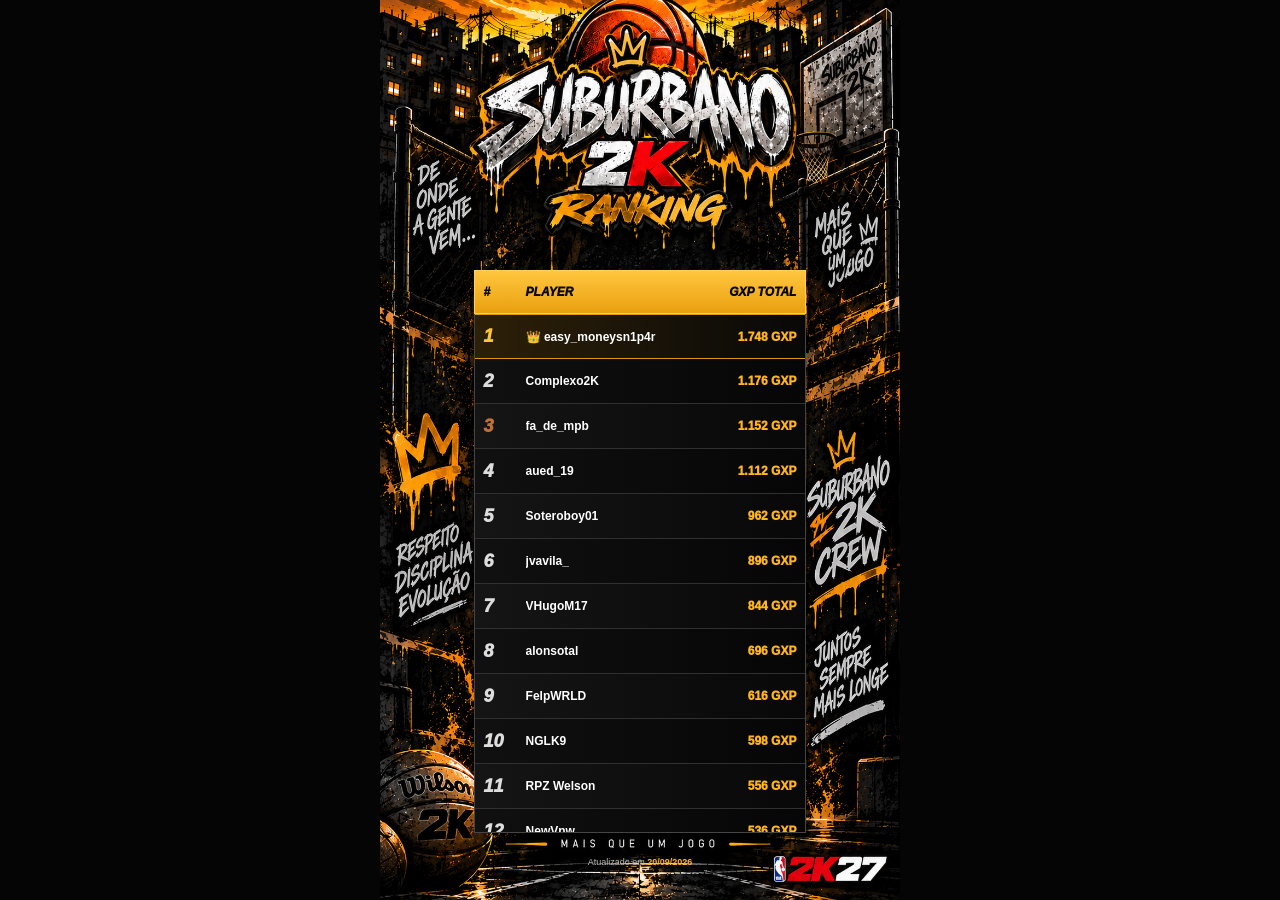
<file: index.html>
<!doctype html><html lang="pt-BR"><head><meta charset="utf-8"><meta name="viewport" content="width=device-width,initial-scale=1,viewport-fit=cover"><title>SUBURBANO 2K | Ranking</title><style>
*{box-sizing:border-box;margin:0;padding:0}html,body{width:100%;height:100%;overflow:hidden;background:#050505;font-family:Arial,sans-serif;color:#fff}body{display:flex;justify-content:center}.page{position:relative;width:100%;max-width:520px;height:100dvh;min-height:620px;overflow:hidden;background:url("suburbano-mobile.png") center top/cover no-repeat #080808}.ranking-shell{position:absolute;left:18%;right:18%;top:30%;bottom:7.5%;display:flex;flex-direction:column;min-height:0}.ranking-head,.player-row{display:grid;grid-template-columns:42px 1fr 82px;align-items:center;padding:0 9px}.ranking-head{height:44px;flex:none;background:linear-gradient(#ffc63f,#e9a00f);color:#090909;border:1px solid #ffd05a;font-weight:1000;font-style:italic;font-size:12px}.ranking-head div:last-child,.xp{text-align:right}.players-scroll{flex:1;min-height:0;overflow-y:auto;overflow-x:hidden;background:rgba(7,7,7,.96);border:1px solid #454545;border-top:0;-webkit-overflow-scrolling:touch}.player-row{min-height:45px;border-bottom:1px solid #303030;background:linear-gradient(90deg,#151515,#080808)}.player-row:nth-child(even){background:linear-gradient(90deg,#101010,#060606)}.rank{font-size:18px;font-weight:1000;font-style:italic;color:#ddd}.name{font-size:12px;font-weight:900;white-space:nowrap;overflow:hidden;text-overflow:ellipsis}.xp{font-size:12px;font-weight:1000;color:#ffb51b;white-space:nowrap}.first{background:linear-gradient(90deg,#2d2008,#080808);border-top:1px solid #d99a13;border-bottom:1px solid #d99a13}.first .rank{color:#ffc43a}.third .rank{color:#bd7139}.updated{position:absolute;left:18%;right:18%;bottom:3.7%;text-align:center;font-size:9px;color:#bbb}.updated b{color:#ffb51b}
</style></head><body><main class="page"><section class="ranking-shell"><div class="ranking-head"><div>#</div><div>PLAYER</div><div>GXP TOTAL</div></div><div class="players-scroll" id="rankingList"></div></section><div class="updated">Atualizado em <b>20/09/2026</b></div></main><script>
const jogadores=[{"nome":"easy_moneysn1p4r","xp":1748},{"nome":"Complexo2K","xp":1176},{"nome":"fa_de_mpb","xp":1152},{"nome":"aued_19","xp":1112},{"nome":"Soteroboy01","xp":962},{"nome":"jvavila_","xp":896},{"nome":"VHugoM17","xp":844},{"nome":"alonsotal","xp":696},{"nome":"FelpWRLD","xp":616},{"nome":"NGLK9","xp":598},{"nome":"RPZ Welson","xp":556},{"nome":"NewVnw","xp":536},{"nome":"EstiloCogumelo","xp":536},{"nome":"xeriffBR","xp":530},{"nome":"VNMVP","xp":502},{"nome":"MaxZiiiN","xp":482},{"nome":"M A R C O S8274","xp":480},{"nome":"thom4-sz12","xp":450},{"nome":"Lj2k26","xp":388},{"nome":"BKS_wLx","xp":376},{"nome":"vinidgk14","xp":376},{"nome":"Xx_N_I_C_H_xX","xp":286},{"nome":"igormedina12","xp":252},{"nome":"made_1nchina","xp":250},{"nome":"LoKaw00","xp":242},{"nome":"jogayamassatu","xp":240},{"nome":"JoaoJunioor","xp":228},{"nome":"LOUCO-TLIQ","xp":192},{"nome":"Yeezy BETO","xp":178},{"nome":"Gustavoo_Roccher","xp":162},{"nome":"coronel_bg96","xp":160},{"nome":"NickzinSCR","xp":142},{"nome":"osugi2606","xp":104},{"nome":"MCBruno07","xp":90},{"nome":"wBob___","xp":88},{"nome":"Yotinee_","xp":74},{"nome":"chosen_x7","xp":48},{"nome":"ourdcaipira","xp":42},{"nome":"Yeager7xx rj","xp":36},{"nome":"Diogenes Coruja","xp":32},{"nome":"Gui bispo08","xp":30},{"nome":"richard1227_","xp":24},{"nome":"Danzika007","xp":24},{"nome":"FelipinBTBR","xp":14},{"nome":"brezzyOHB","xp":10},{"nome":"Henrique10ma","xp":4},{"nome":"VictorNexus","xp":4},{"nome":"zGabenasC","xp":4},{"nome":"Aasser-_702","xp":0},{"nome":"filipe-1234","xp":0}];const list=document.getElementById("rankingList");jogadores.forEach((j,i)=>{const r=document.createElement("div");r.className="player-row "+(i===0?"first":i===1?"second":i===2?"third":"");r.innerHTML=`<div class="rank">${i+1}</div><div class="name">${i===0?"👑 ":""}${j.nome}</div><div class="xp">${j.xp.toLocaleString("pt-BR")} GXP</div>`;list.appendChild(r)});</script></body></html>
</file>
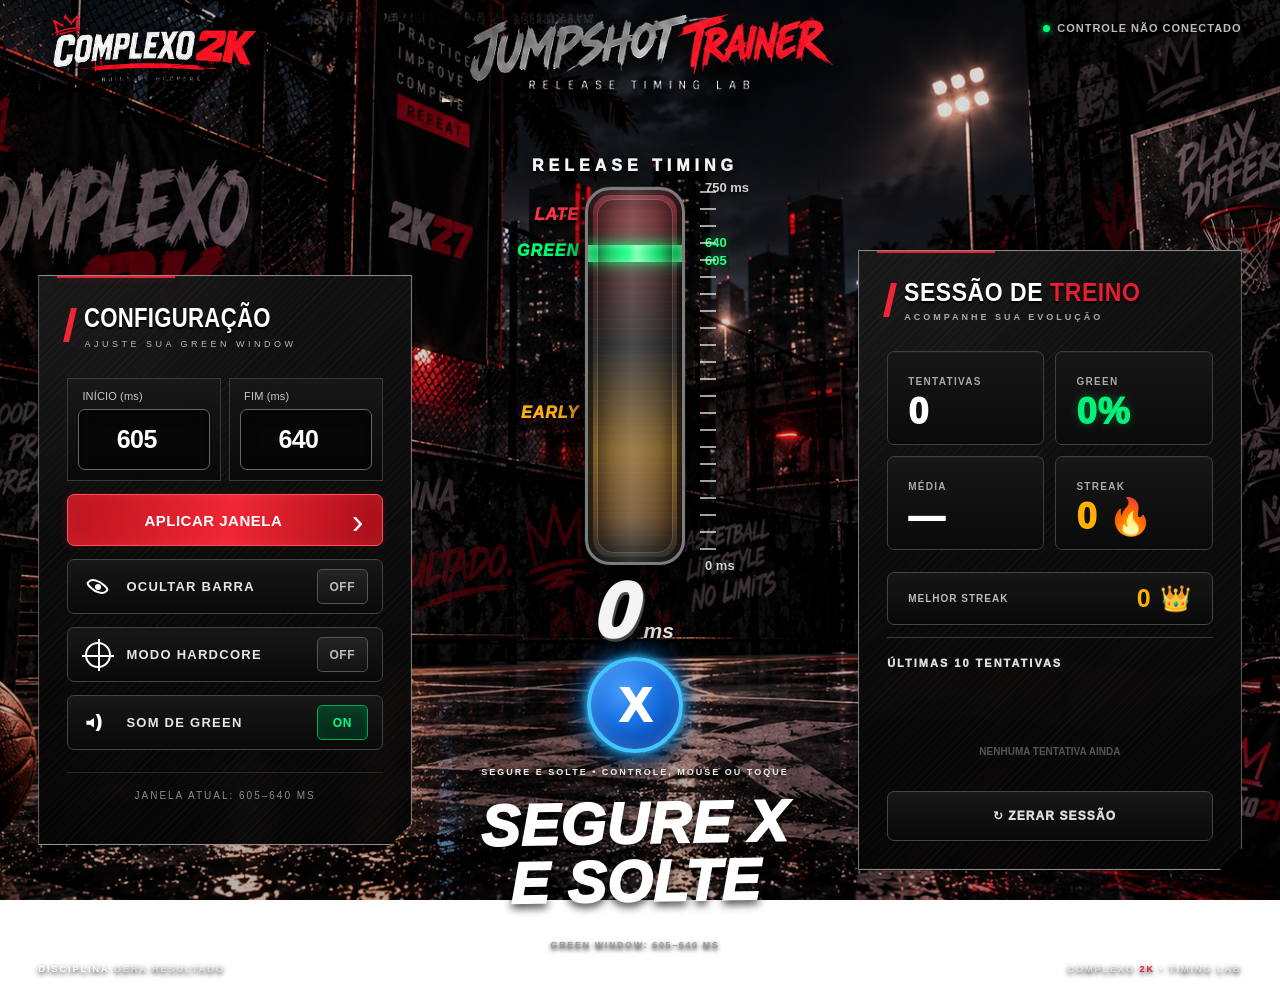
<file: trainer.html>
<!DOCTYPE html>
<html lang="pt-BR">
<head>
<meta charset="UTF-8">
<meta name="viewport" content="width=device-width, initial-scale=1.0">

<title>Complexo 2K - Jumpshot Trainer</title>

<style>

/* =========================================================
   BASE
========================================================= */

* {
    box-sizing: border-box;
    -webkit-tap-highlight-color: transparent;
}

html,
body {
    margin: 0;
    width: 100%;
    min-height: 100%;
}

body {
    min-height: 100vh;

    background:
        linear-gradient(
            rgba(0, 0, 0, 0.12),
            rgba(0, 0, 0, 0.30)
        ),
        url("trainer-bg.png");

    background-size: cover;
    background-position: center;
    background-repeat: no-repeat;
    background-attachment: fixed;

    color: white;
    font-family: Arial, Helvetica, sans-serif;

    user-select: none;
    -webkit-user-select: none;

    overflow-x: hidden;
}


/* =========================================================
   PÁGINA
========================================================= */

.page {
    width: 100%;
    min-height: 100vh;

    padding:
        25px
        clamp(25px, 4vw, 75px)
        45px;

    display: flex;
    flex-direction: column;
}


/* =========================================================
   CABEÇALHO
========================================================= */

.top-header {
    width: 100%;

    display: grid;
    grid-template-columns: 1fr auto 1fr;
    align-items: start;

    min-height: 125px;
}

.brand {
    padding-top: 7px;

    font-size: 25px;
    font-weight: 1000;
    font-style: italic;

    letter-spacing: -1px;

    text-shadow:
        0 3px 8px #000,
        0 0 18px rgba(255,0,0,.3);
}

.brand span {
    color: #e21d2f;
}

.main-title {
    text-align: center;
}

.main-title .small-title {
    color: #d7d7d7;

    font-size: 12px;
    font-weight: 900;

    letter-spacing: 5px;

    margin-bottom: 3px;
}

.main-title h1 {
    margin: 0;

    font-size:
        clamp(34px, 4vw, 61px);

    line-height: .9;

    font-weight: 1000;
    font-style: italic;

    letter-spacing: -3px;

    text-shadow:
        0 4px 9px #000,
        0 0 18px rgba(255,255,255,.1);
}

.main-title h1 span {
    color: #ef2535;
}

.main-title .subtitle {
    margin-top: 8px;

    color: #ccc;

    font-size: 11px;
    font-weight: 900;

    letter-spacing: 4px;
}

.connection {
    justify-self: end;

    padding-top: 8px;

    text-align: right;

    color: #bbb;

    font-size: 11px;
    font-weight: 800;

    letter-spacing: 1px;

    max-width: 300px;

    text-shadow: 0 2px 5px #000;
}

.connection::before {
    content: "";

    display: inline-block;

    width: 7px;
    height: 7px;

    margin-right: 7px;

    border-radius: 50%;

    background: #00ff73;

    box-shadow:
        0 0 8px #00ff73;
}


/* =========================================================
   LAYOUT PRINCIPAL
========================================================= */

.desktop-grid {
    width: 100%;
    max-width: 1540px;

    margin: 5px auto 0;

    display: grid;

    grid-template-columns:
        minmax(290px, 360px)
        minmax(360px, 1fr)
        minmax(310px, 390px);

    gap: clamp(30px, 5vw, 90px);

    align-items: center;

    flex: 1;
}


/* =========================================================
   PAINEL BASE
========================================================= */

.panel {
    position: relative;

    background:
        linear-gradient(
            145deg,
            rgba(20,20,20,.96),
            rgba(7,7,7,.93)
        );

    border:
        1px solid rgba(255,255,255,.28);

    box-shadow:
        0 18px 50px rgba(0,0,0,.72),
        inset 0 1px 0 rgba(255,255,255,.06);

    backdrop-filter: blur(8px);

    overflow: hidden;
}

.panel::before {
    content: "";

    position: absolute;

    left: 0;
    top: 0;

    width: 100%;
    height: 4px;

    background:
        linear-gradient(
            90deg,
            #e51e30 0%,
            #e51e30 38%,
            transparent 38%
        );
}

.panel::after {
    content: "";

    position: absolute;

    inset: 0;

    pointer-events: none;

    background:
        repeating-linear-gradient(
            135deg,
            rgba(255,255,255,.012) 0px,
            rgba(255,255,255,.012) 2px,
            transparent 2px,
            transparent 8px
        );
}

.panel-content {
    position: relative;
    z-index: 2;
}


/* =========================================================
   PAINEL ESQUERDO
========================================================= */

.settings-panel {
    padding: 24px 22px 25px;

    min-height: 500px;

    align-self: center;
}

.panel-heading {
    display: flex;
    align-items: center;
    gap: 10px;

    margin-bottom: 24px;
}

.panel-heading-line {
    width: 5px;
    height: 29px;

    background: #e51e30;

    transform: skewX(-14deg);
}

.panel-heading h2 {
    margin: 0;

    font-size: 21px;
    font-weight: 1000;

    font-style: italic;

    letter-spacing: -.5px;
}

.panel-heading h2 span {
    color: #e51e30;
}

.setting-label {
    display: block;

    color: #a5a5a5;

    font-size: 10px;
    font-weight: 900;

    letter-spacing: 1.2px;

    margin-bottom: 7px;
}

.settings-fields {
    display: grid;

    grid-template-columns:
        1fr 1fr;

    gap: 12px;
}

.field input {
    width: 100%;

    height: 53px;

    border:
        1px solid #555;

    background:
        linear-gradient(
            #161616,
            #090909
        );

    color: white;

    outline: none;

    text-align: center;

    font-size: 22px;
    font-weight: 1000;

    border-radius: 2px;

    box-shadow:
        inset 0 0 15px rgba(0,0,0,.65);
}

.field input:focus {
    border-color: #00ff73;

    box-shadow:
        0 0 12px rgba(0,255,115,.18),
        inset 0 0 15px rgba(0,0,0,.65);
}


/* =========================================================
   BOTÕES
========================================================= */

.control-button {
    position: relative;

    width: 100%;

    min-height: 45px;

    margin-top: 11px;

    padding: 10px 13px;

    cursor: pointer;

    color: white;

    font-size: 11px;
    font-weight: 1000;

    letter-spacing: .7px;

    border-radius: 2px;

    transition:
        transform .08s,
        filter .08s,
        box-shadow .08s;
}

.control-button:hover {
    filter: brightness(1.12);
}

.control-button:active {
    transform: scale(.98);
}

.apply-button {
    margin-top: 17px;

    background:
        linear-gradient(
            90deg,
            #08c95d,
            #00a64c
        );

    border:
        1px solid #1aff80;

    color: #001d0c;

    box-shadow:
        0 0 14px rgba(0,255,115,.14);
}

.hide-button {
    background:
        linear-gradient(
            #242424,
            #101010
        );

    border:
        1px solid #505050;
}

.hide-button.active {
    background:
        linear-gradient(
            #5b1717,
            #260909
        );

    border-color: #ef2535;
}

.hardcore-button {
    background:
        linear-gradient(
            #242424,
            #101010
        );

    border:
        1px solid #505050;
}

.hardcore-button.active {
    background:
        linear-gradient(
            #851822,
            #35090d
        );

    border-color: #ff3547;

    box-shadow:
        0 0 13px rgba(255,53,71,.22);
}

.sound-button {
    background:
        linear-gradient(
            #242424,
            #101010
        );

    border:
        1px solid #505050;
}

.sound-button.on {
    color: #00ff73;

    border-color:
        rgba(0,255,115,.55);
}

.sound-button.off {
    color: #888;
}

.settings-message {
    margin-top: 18px;

    padding-top: 13px;

    border-top:
        1px solid #303030;

    color: #777;

    font-size: 10px;
    font-weight: 800;

    letter-spacing: .5px;

    text-align: center;
}


/* =========================================================
   CENTRO
========================================================= */

center {
    display: block;
}

.center-trainer {
    min-width: 0;

    display: flex;
    flex-direction: column;

    align-items: center;

    justify-content: center;

    text-align: center;
}

.timing-heading {
    margin-bottom: 13px;

    color: white;

    font-size: 14px;
    font-weight: 1000;

    font-style: italic;

    letter-spacing: 2px;

    text-shadow:
        0 3px 8px #000;
}

.timing-heading span {
    color: #e51e30;
}


/* =========================================================
   BARRA
========================================================= */

.timing-area {
    display: flex;

    flex-direction: column;

    align-items: center;

    transition:
        opacity .2s;
}

.timing-area.hidden {
    display: none;
}

.vertical-wrapper {
    position: relative;

    width: 280px;
    height: 355px;

    display: flex;

    justify-content: center;
}

.timing-bar {
    position: relative;

    width: 52px;
    height: 355px;

    background:
        linear-gradient(
            90deg,
            #151515,
            #3a3a3a,
            #151515
        );

    border:
        2px solid #777;

    border-radius: 3px;

    overflow: hidden;

    box-shadow:
        0 10px 30px rgba(0,0,0,.8),
        inset 0 0 12px rgba(0,0,0,.8);
}

.timing-bar::after {
    content: "";

    position: absolute;

    inset: 0;

    z-index: 10;

    pointer-events: none;

    background:
        repeating-linear-gradient(
            0deg,
            transparent 0,
            transparent 14px,
            rgba(255,255,255,.05) 15px
        );
}

.live-fill {
    position: absolute;

    bottom: 0;
    left: 0;

    width: 100%;
    height: 0%;

    background:
        linear-gradient(
            0deg,
            rgba(255,255,255,.1),
            rgba(255,255,255,.30)
        );

    z-index: 1;
}

.green-window {
    position: absolute;

    left: 0;

    width: 100%;

    background:
        linear-gradient(
            90deg,
            #00b94e,
            #00ff73,
            #00b94e
        );

    box-shadow:
        0 0 18px rgba(0,255,115,.75);

    z-index: 3;
}

.marker {
    position: absolute;

    left: 156px;

    width: 72px;
    height: 3px;

    background: white;

    display: none;

    transform:
        translateY(-50%);

    box-shadow:
        0 0 9px white;

    z-index: 20;

    pointer-events: none;
}

.marker::before {
    content: "";

    position: absolute;

    left: -10px;
    top: 50%;

    transform:
        translateY(-50%);

    border-top:
        6px solid transparent;

    border-bottom:
        6px solid transparent;

    border-right:
        10px solid white;
}


/* =========================================================
   LABELS DA BARRA
========================================================= */

.scale-label {
    position: absolute;

    left: 184px;

    transform:
        translateY(-50%);

    color: #b7b7b7;

    font-size: 11px;
    font-weight: 900;

    text-shadow:
        0 2px 4px #000;
}

.label-max {
    top: 0%;
}

.label-green-end,
.label-green-start {
    color: #00ff73;
}

.label-zero {
    top: 100%;
}

.zone-label {
    position: absolute;

    right: 175px;

    transform:
        translateY(-50%);

    font-size: 11px;
    font-weight: 1000;

    font-style: italic;

    letter-spacing: .7px;

    text-shadow:
        0 2px 4px #000;
}

.late-label {
    color: #ff3344;
}

.green-label {
    color: #00ff73;
}

.early-label {
    color: #ffb21d;
}


/* =========================================================
   TIMER
========================================================= */

.timer-container {
    min-height: 67px;

    margin-top: 9px;

    display: flex;

    justify-content: center;

    align-items: baseline;
}

.timer {
    font-size: 55px;

    line-height: 1;

    font-weight: 1000;

    font-style: italic;

    letter-spacing: -3px;

    text-shadow:
        0 4px 10px #000;
}

.ms {
    margin-left: 7px;

    color: #bbb;

    font-size: 18px;

    font-weight: 900;
}

.timer-container.hardcore-running
.timer,
.timer-container.hardcore-running
.ms {
    visibility: hidden;
}

.timer-container.hardcore-running::after {
    content: "???";

    font-size: 52px;

    font-weight: 1000;

    font-style: italic;

    color: #aaa;
}


/* =========================================================
   BOTÃO X
========================================================= */

.button-x {
    width: 78px;
    height: 78px;

    margin: 8px auto 5px;

    border-radius: 50%;

    display: flex;

    align-items: center;
    justify-content: center;

    background:
        radial-gradient(
            circle at 40% 35%,
            #3187ff,
            #1266d3 52%,
            #073d8b
        );

    border:
        3px solid #4a9cff;

    color: white;

    font-size: 37px;
    font-weight: 1000;

    cursor: pointer;

    touch-action: none;

    box-shadow:
        0 0 22px rgba(18,102,211,.58),
        0 7px 20px rgba(0,0,0,.75);

    transition:
        transform .05s,
        box-shadow .05s;
}

.button-x.pressed {
    transform:
        scale(.85);

    box-shadow:
        0 0 37px rgba(18,102,211,.95);
}

.touch-help {
    margin-top: 7px;

    color: #a8a8a8;

    font-size: 10px;

    font-weight: 800;

    text-shadow:
        0 2px 4px #000;
}


/* =========================================================
   RESULTADO
========================================================= */

.result {
    min-height: 43px;

    margin-top: 9px;

    font-size: 33px;

    line-height: 1;

    font-weight: 1000;

    font-style: italic;

    text-shadow:
        0 4px 10px #000;
}

.result.early {
    color: #ffb21d;
}

.result.green {
    color: #00ff73;

    text-shadow:
        0 0 15px rgba(0,255,115,.65),
        0 4px 10px #000;
}

.result.late {
    color: #ff3547;
}

.release-info {
    min-height: 20px;

    margin-top: 4px;

    color: #c3c3c3;

    font-size: 11px;

    font-weight: 800;

    text-shadow:
        0 2px 4px #000;
}

.window-info {
    margin-top: 5px;

    color: #898989;

    font-size: 9px;

    font-weight: 900;

    letter-spacing: 1px;

    text-shadow:
        0 2px 4px #000;
}


/* =========================================================
   HARDCORE
========================================================= */

.hardcore-indicator {
    display: none;

    margin: 7px 0 0;

    color: #ff3547;

    font-size: 9px;

    font-weight: 1000;

    letter-spacing: 2px;

    text-shadow:
        0 2px 4px #000;
}

.hardcore-indicator.active {
    display: block;
}


/* =========================================================
   PAINEL DIREITO
========================================================= */

.stats-panel {
    min-height: 500px;

    padding: 24px 22px 22px;

    align-self: center;
}

.stats-grid {
    display: grid;

    grid-template-columns:
        repeat(2, 1fr);

    gap: 8px;

    margin-bottom: 17px;
}

.stat-card {
    min-height: 77px;

    display: flex;

    flex-direction: column;

    align-items: center;
    justify-content: center;

    background:
        linear-gradient(
            145deg,
            #191919,
            #0b0b0b
        );

    border:
        1px solid #383838;

    box-shadow:
        inset 0 1px 0 rgba(255,255,255,.04);
}

.stat-value {
    display: block;

    font-size: 28px;

    line-height: 1;

    font-weight: 1000;

    font-style: italic;
}

.stat-label {
    display: block;

    margin-top: 7px;

    color: #777;

    font-size: 9px;

    font-weight: 900;

    letter-spacing: 1px;
}

.green-stat {
    color: #00ff73;

    text-shadow:
        0 0 10px rgba(0,255,115,.28);
}

.streak-stat {
    color: #ffb21d;
}


/* =========================================================
   HISTÓRICO
========================================================= */

.history-box {
    margin-top: 9px;

    padding-top: 15px;

    border-top:
        1px solid #303030;
}

.history-title {
    margin-bottom: 12px;

    color: #aaa;

    font-size: 10px;

    font-weight: 1000;

    letter-spacing: 1.5px;
}

.history {
    display: flex;

    flex-wrap: wrap;

    gap: 6px;

    min-height: 73px;
}

.shot {
    flex:
        1 0 calc(20% - 6px);

    min-width: 50px;

    max-width: 64px;

    padding: 7px 4px;

    background: #151515;

    border:
        1px solid #333;

    font-size: 10px;

    font-weight: 1000;

    text-align: center;
}

.shot.green-shot {
    color: #00ff73;

    border-color: #147842;

    background:
        linear-gradient(
            #12271b,
            #0b1710
        );
}

.shot.early-shot {
    color: #ffb21d;

    border-color: #7a5c18;

    background:
        linear-gradient(
            #29210e,
            #171207
        );
}

.shot.late-shot {
    color: #ff5353;

    border-color: #812b2b;

    background:
        linear-gradient(
            #2b1212,
            #170909
        );
}

.empty-history {
    width: 100%;

    padding:
        15px 0;

    color: #555;

    font-size: 10px;

    font-weight: 800;

    text-align: center;
}


/* =========================================================
   RESET
========================================================= */

.reset-button {
    margin-top: 16px;

    background:
        linear-gradient(
            #181818,
            #090909
        );

    border:
        1px solid #555;

    color: #ddd;
}


/* =========================================================
   RODAPÉ
========================================================= */

.footer {
    width: 100%;

    max-width: 1540px;

    margin: 20px auto 0;

    display: flex;

    align-items: center;
    justify-content: space-between;

    color: rgba(255,255,255,.55);

    font-size: 9px;

    font-weight: 900;

    letter-spacing: 2px;

    text-shadow:
        0 2px 5px #000;
}

.footer strong {
    color: white;
}

.footer-accent {
    color: #e51e30;
}


/* =========================================================
   MOCKUP SKIN — PAINÉIS / TIPOGRAFIA / HISTÓRICO
========================================================= */

.panel {
    background:
        linear-gradient(135deg, rgba(255,255,255,.025), transparent 30%),
        repeating-linear-gradient(135deg, rgba(255,255,255,.018) 0 1px, transparent 1px 6px),
        linear-gradient(180deg, rgba(16,16,16,.97), rgba(5,5,5,.96));
    border: 1px solid rgba(190,190,190,.72);
    border-radius: 0;
    clip-path: polygon(0 0, 100% 0, 100% calc(100% - 22px), calc(100% - 22px) 100%, 0 100%);
    box-shadow: 0 20px 55px rgba(0,0,0,.78), inset 0 0 0 1px rgba(255,255,255,.025);
}

.panel::before {
    height: 2px;
    width: 118px;
    left: 18px;
    background: #e51e30;
    box-shadow: 0 0 8px rgba(229,30,48,.3);
}

.panel::after {
    background:
        repeating-linear-gradient(135deg, rgba(255,255,255,.014) 0 1px, transparent 1px 5px),
        radial-gradient(circle at 25% 15%, rgba(255,255,255,.025), transparent 38%);
}

.settings-panel,
.stats-panel {
    padding: 27px 20px 24px;
}

.panel-heading {
    align-items: flex-start;
    gap: 11px;
    margin-bottom: 18px;
}

.panel-heading-line {
    width: 5px;
    height: 25px;
    margin-top: 2px;
    background: #ef2637;
    transform: skewX(-13deg);
}

.heading-copy { min-width: 0; }

.panel-heading h2 {
    margin: 0;
    font-family: Impact, "Arial Narrow", Arial, sans-serif;
    font-size: 25px;
    line-height: .95;
    font-style: normal;
    font-weight: 900;
    letter-spacing: .6px;
    transform: scaleX(.92);
    transform-origin: left center;
    text-shadow: 0 2px 2px #000;
}

.panel-subtitle {
    margin-top: 8px;
    color: #aaa;
    font-family: "Arial Narrow", Arial, sans-serif;
    font-size: 9px;
    font-weight: 700;
    letter-spacing: 3px;
    white-space: nowrap;
}

.setting-label {
    margin: 0 0 7px 5px;
    color: #bbb;
    font-family: "Arial Narrow", Arial, sans-serif;
    font-size: 10px;
    letter-spacing: .5px;
}

.field {
    padding: 11px 10px 10px;
    border: 1px solid #3b3b3b;
    background: linear-gradient(180deg, rgba(25,25,25,.9), rgba(8,8,8,.92));
}

.field input {
    height: 49px;
    border: 1px solid #666;
    border-radius: 7px;
    background: #070707;
    font-family: Impact, "Arial Narrow", Arial, sans-serif;
    font-size: 26px;
    letter-spacing: 1px;
}

.settings-fields { gap: 8px; }

.control-button {
    min-height: 52px;
    border-radius: 7px;
    font-family: "Arial Narrow", Arial, sans-serif;
    font-size: 12px;
    letter-spacing: 1.1px;
}

.apply-button {
    display: flex;
    align-items: center;
    justify-content: center;
    gap: 25px;
    margin-top: 10px;
    color: white;
    background: linear-gradient(100deg, #bd141e, #f12635 52%, #a80d17);
    border: 1px solid #ff5260;
    box-shadow: inset 0 0 20px rgba(255,255,255,.06), 0 0 10px rgba(225,24,40,.18);
}

.apply-arrow {
    font-size: 32px;
    line-height: 10px;
    font-family: Arial, sans-serif;
}

.hide-button,
.hardcore-button,
.sound-button,
.reset-button {
    text-align: left;
    padding-left: 22px;
    background: linear-gradient(180deg, #171717, #090909);
    border-color: #444;
}

.sound-button.on {
    color: #00ff73;
    border-color: #116d3c;
}

.settings-message {
    margin-top: 10px;
    padding: 14px 0 2px;
    border-top: 1px solid #292929;
    letter-spacing: 1.5px;
}

.stats-grid {
    gap: 8px;
    margin-bottom: 9px;
}

.stat-card {
    min-height: 93px;
    align-items: flex-start;
    padding-left: 20px;
    border-radius: 7px;
    border-color: #3f3f3f;
    background: linear-gradient(180deg, #171717, #0a0a0a);
}

.stat-value {
    font-family: Impact, "Arial Narrow", Arial, sans-serif;
    font-size: 42px;
    font-style: normal;
    letter-spacing: 1px;
}

.stat-label {
    order: -1;
    margin: 0 0 7px;
    color: #aaa;
    font-size: 9px;
    letter-spacing: 1.3px;
}

.green-stat { color: #00f278; }
.streak-stat { color: #ffb000; }

.best-streak-row {
    min-height: 53px;
    margin: 8px 0 0;
    padding: 0 20px;
    display: flex;
    align-items: center;
    justify-content: space-between;
    border: 1px solid #444;
    border-radius: 7px;
    background: linear-gradient(180deg, #161616, #090909);
    color: #bbb;
    font-size: 10px;
    font-weight: 900;
    letter-spacing: 1px;
}

.best-streak-row strong {
    color: #ffb000;
    font-family: Impact, "Arial Narrow", Arial, sans-serif;
    font-size: 25px;
    letter-spacing: 1px;
}

.history-box {
    margin-top: 14px;
    padding-top: 15px;
    border-top: 1px solid #3a3a3a;
}

.history-title {
    color: #ddd;
    font-size: 11px;
    letter-spacing: 2px;
}

.history {
    display: grid;
    grid-template-columns: repeat(10, 1fr);
    gap: 5px;
    min-height: 105px;
    align-items: end;
}

.shot {
    min-width: 0;
    max-width: none;
    height: 98px;
    padding: 0;
    display: flex;
    flex-direction: column;
    align-items: center;
    justify-content: flex-end;
    gap: 5px;
    border: 0 !important;
    background: transparent !important;
}

.mini-track {
    position: relative;
    width: 21px;
    height: 72px;
    overflow: hidden;
    border: 1px solid #333;
    border-radius: 6px;
    background: linear-gradient(180deg, #1c1c1c, #080808);
    box-shadow: inset 0 0 7px #000;
}

.mini-track::before {
    content: "";
    position: absolute;
    left: 50%;
    top: 7px;
    bottom: 7px;
    width: 2px;
    transform: translateX(-50%);
    background: rgba(255,255,255,.10);
}

.mini-glow {
    position: absolute;
    left: 50%;
    width: 7px;
    height: 19px;
    transform: translate(-50%, 50%);
    border-radius: 8px;
    background: currentColor;
    box-shadow: 0 0 8px currentColor, 0 0 14px currentColor;
}

.green-shot .mini-glow { color: #00f278; }
.early-shot .mini-glow { color: #ffad0d; }
.late-shot .mini-glow { color: #ff2636; }

.mini-value {
    color: #ddd;
    font-family: "Arial Narrow", Arial, sans-serif;
    font-size: 8px;
    font-weight: 900;
}

.empty-history { grid-column: 1 / -1; }

.reset-button {
    text-align: center;
    margin-top: 12px;
}

/* =========================================================
   TELAS MENORES DE DESKTOP

   IMPORTANTE:
   ISTO AINDA NÃO É NOSSO LAYOUT MOBILE FINAL.
========================================================= */

@media (max-width: 1150px) {

    .page {
        padding-left: 20px;
        padding-right: 20px;
    }

    .desktop-grid {
        gap: 22px;

        grid-template-columns:
            minmax(250px, 310px)
            minmax(300px, 1fr)
            minmax(260px, 320px);
    }

    .vertical-wrapper {
        width: 240px;
    }

    .zone-label {
        right: 150px;
    }

    .scale-label {
        left: 158px;
    }

    .marker {
        left: 135px;
    }
}


/*
   MOBILE FINAL SERÁ FEITO NO FIM DO PROJETO.
   Por enquanto apenas impedimos quebra total em tela pequena.
*/

@media (max-width: 850px) {

    body {
        overflow-x: auto;
    }

    .page {
        min-width: 1000px;
    }
}


/* =========================================================
   DESKTOP V2 — COMPOSIÇÃO / ESCALA
   Mantém toda a lógica existente e aproxima o HUD do mockup.
========================================================= */
@media (min-width: 1151px) {
    .page {
        padding: 18px clamp(28px, 3vw, 58px) 28px;
    }

    .top-header {
        min-height: 112px;
        align-items: start;
    }

    .brand {
        font-size: 27px;
    }

    .main-title h1 {
        font-size: clamp(48px, 4.2vw, 72px);
    }

    .main-title .small-title {
        font-size: 12px;
        letter-spacing: 6px;
    }

    .main-title .subtitle {
        font-size: 11px;
        letter-spacing: 5px;
    }

    .desktop-grid {
        max-width: 1660px;
        margin-top: -4px;
        grid-template-columns: minmax(360px, 430px) minmax(420px, 1fr) minmax(370px, 440px);
        gap: clamp(42px, 4.3vw, 82px);
        align-items: center;
    }

    .settings-panel,
    .stats-panel {
        min-height: 570px;
        padding: 30px 28px 28px;
    }

    .panel-heading {
        margin-bottom: 29px;
    }

    .panel-heading-line {
        width: 6px;
        height: 34px;
    }

    .panel-heading h2 {
        font-size: 25px;
    }

    .setting-label {
        font-size: 11px;
    }

    .field input {
        height: 61px;
        font-size: 27px;
    }

    .control-button {
        min-height: 50px;
        margin-top: 13px;
        font-size: 12px;
    }

    .settings-message {
        margin-top: 22px;
        padding-top: 17px;
        font-size: 10px;
    }

    .center-trainer {
        align-self: center;
        transform: translateY(-2px);
    }

    .timing-heading {
        margin-bottom: 15px;
        font-size: 17px;
        letter-spacing: 2.5px;
    }

    .vertical-wrapper {
        width: 350px;
        height: 475px;
    }

    .timing-bar {
        width: 64px;
        height: 475px;
        border-width: 2px;
    }

    .zone-label {
        right: 218px;
        font-size: 13px;
    }

    .scale-label {
        left: 224px;
        font-size: 13px;
    }

    .marker {
        left: 195px;
        width: 92px;
        height: 4px;
    }

    .marker::before {
        left: -12px;
        border-top-width: 7px;
        border-bottom-width: 7px;
        border-right-width: 12px;
    }

    .timer-container {
        min-height: 83px;
        margin-top: 13px;
    }

    .timer {
        font-size: 76px;
        letter-spacing: -4px;
    }

    .ms {
        margin-left: 9px;
        font-size: 21px;
    }

    .timer-container.hardcore-running::after {
        font-size: 70px;
    }

    .button-x {
        width: 96px;
        height: 96px;
        margin-top: 9px;
        font-size: 46px;
        border-width: 4px;
    }

    .touch-help {
        margin-top: 10px;
        font-size: 10px;
        letter-spacing: .25px;
    }

    .result {
        min-height: 58px;
        margin-top: 12px;
        font-size: 48px;
    }

    .release-info {
        margin-top: 4px;
        font-size: 12px;
    }

    .window-info {
        margin-top: 7px;
        font-size: 10px;
    }

    .stats-grid {
        gap: 11px;
        margin-bottom: 22px;
    }

    .stat-card {
        min-height: 94px;
    }

    .stat-value {
        font-size: 36px;
    }

    .stat-label {
        margin-top: 9px;
        font-size: 10px;
    }

    .history-box {
        margin-top: 12px;
        padding-top: 19px;
    }

    .history-title {
        margin-bottom: 15px;
        font-size: 11px;
    }

    .history {
        gap: 8px;
        min-height: 88px;
    }

    .shot {
        min-width: 58px;
        max-width: 72px;
        padding: 9px 5px;
        font-size: 11px;
    }

    .reset-button {
        margin-top: 19px;
    }

    .footer {
        max-width: 1660px;
        margin-top: 12px;
    }
}



/* =========================================================
   V4 — BLOCO CENTRAL NO ESTILO DO MOCKUP
========================================================= */
@media (min-width: 1151px) {
    .center-trainer {
        position: relative;
        transform: translateY(-10px);
    }

    .timing-heading {
        margin-bottom: 18px;
        font-family: Impact, Haettenschweiler, "Arial Narrow Bold", sans-serif;
        font-size: 18px;
        font-style: normal;
        letter-spacing: 5px;
        color: #f4f4f4;
        text-shadow: 0 3px 9px #000;
    }

    .timing-heading span { color: inherit; }

    .vertical-wrapper {
        width: 370px;
        height: 490px;
    }

    .timing-bar {
        width: 86px;
        height: 490px;
        border: 3px solid #7c7c7c;
        border-radius: 22px;
        overflow: hidden;
        background:
            linear-gradient(to bottom,
                rgba(255,40,55,.40) 0%,
                rgba(135,18,25,.28) 22%,
                rgba(30,30,30,.72) 42%,
                rgba(238,156,24,.46) 70%,
                rgba(184,101,12,.38) 88%,
                rgba(18,18,18,.92) 100%),
            linear-gradient(90deg,#0b0b0b 0%,#3b3b3b 45%,#171717 100%);
        box-shadow:
            0 14px 32px rgba(0,0,0,.88),
            inset 0 0 0 4px rgba(0,0,0,.72),
            inset 0 0 18px rgba(255,255,255,.10);
    }

    .timing-bar::before {
        content: "";
        position: absolute;
        inset: 8px;
        border-radius: 14px;
        border: 1px solid rgba(255,255,255,.13);
        box-shadow: inset 0 0 22px rgba(0,0,0,.75);
        z-index: 8;
        pointer-events: none;
    }

    .timing-bar::after {
        content: "";
        position: absolute;
        inset: 0;
        z-index: 10;
        pointer-events: none;
        background:
            repeating-linear-gradient(0deg,
                transparent 0,
                transparent 8px,
                rgba(255,255,255,.045) 9px),
            linear-gradient(90deg,
                rgba(255,255,255,.04),
                rgba(255,255,255,.16) 48%,
                rgba(255,255,255,.02));
    }

    .live-fill {
        background: linear-gradient(0deg,
            rgba(255,177,32,.10),
            rgba(255,255,255,.12));
        z-index: 2;
    }

    .green-window {
        z-index: 5;
        background: linear-gradient(90deg,
            #00b94f 0%,
            #00ff75 42%,
            #6dffa8 52%,
            #00e866 72%,
            #009b40 100%);
        box-shadow:
            0 0 16px rgba(0,255,115,.95),
            inset 0 0 8px rgba(255,255,255,.45);
    }

    .marker {
        left: 128px;
        width: 116px;
        height: 6px;
        border-radius: 4px;
        background: #fff;
        box-shadow:
            0 0 5px #fff,
            0 0 16px rgba(255,255,255,.95),
            0 0 26px rgba(0,255,115,.42);
        z-index: 30;
    }

    .marker::before {
        left: -13px;
        border-top-width: 8px;
        border-bottom-width: 8px;
        border-right-width: 13px;
    }

    .scale-label {
        left: 245px;
        padding-left: 20px;
        min-width: 78px;
        text-align: left;
        font-family: "Arial Narrow", Arial, sans-serif;
        font-size: 14px;
        font-weight: 900;
        color: #d1d1d1;
    }

    .scale-label::before {
        content: "";
        position: absolute;
        left: 0;
        top: 50%;
        width: 10px;
        height: 2px;
        background: #aaa;
        transform: translateY(-50%);
        box-shadow:
            0 18px 0 #777,
            0 36px 0 #777,
            0 54px 0 #777;
    }

    .label-green-end,
    .label-green-start {
        color: #2aff86;
        text-shadow: 0 0 8px rgba(0,255,115,.45), 0 2px 4px #000;
    }

    .zone-label {
        right: 237px;
        font-family: Impact, Haettenschweiler, "Arial Narrow Bold", sans-serif;
        font-size: 16px;
        font-style: italic;
        letter-spacing: 1px;
    }

    .late-label { color: #ff3346; }
    .green-label { color: #00ff73; }
    .early-label { color: #ffae17; }

    .timer-container {
        min-height: 96px;
        margin-top: 16px;
    }

    .timer {
        font-family: Impact, Haettenschweiler, "Arial Narrow Bold", sans-serif;
        font-size: 88px;
        font-style: italic;
        letter-spacing: -3px;
        color: #f4f4f4;
        -webkit-text-stroke: 1px rgba(255,255,255,.15);
        text-shadow:
            2px 3px 0 rgba(80,80,80,.7),
            0 6px 15px rgba(0,0,0,.9);
    }

    .ms {
        margin-left: 8px;
        font-family: Impact, Haettenschweiler, "Arial Narrow Bold", sans-serif;
        font-size: 24px;
        font-style: italic;
        color: #e0e0e0;
    }

    .button-x {
        width: 112px;
        height: 112px;
        margin-top: 3px;
        border: 3px solid #42c6ff;
        background:
            radial-gradient(circle at 38% 32%, #4aa0ff 0%, #176fe0 43%, #0646ad 76%, #032b74 100%);
        font-family: Arial, sans-serif;
        font-size: 54px;
        box-shadow:
            0 0 8px #46c8ff,
            0 0 24px rgba(0,137,255,.9),
            0 8px 22px rgba(0,0,0,.8),
            inset 0 0 14px rgba(255,255,255,.22);
    }

    .touch-help {
        margin-top: 13px;
        font-size: 11px;
        letter-spacing: 2px;
        color: #eee;
    }

    .result {
        position: relative;
        isolation: isolate;
        min-width: 300px;
        min-height: 82px;
        margin-top: 12px;
        padding: 15px 28px 10px;
        display: flex;
        align-items: center;
        justify-content: center;
        font-family: Impact, Haettenschweiler, "Arial Narrow Bold", sans-serif;
        font-size: 66px;
        font-style: italic;
        letter-spacing: 1px;
        color: #fff;
        text-shadow: 0 4px 8px rgba(0,0,0,.75);
    }

    .result::before {
        content: "";
        position: absolute;
        z-index: -1;
        left: 2%;
        right: 2%;
        top: 16%;
        bottom: 11%;
        opacity: 0;
        transform: skewX(-12deg) rotate(-1.5deg);
        clip-path: polygon(4% 13%, 22% 5%, 47% 10%, 72% 2%, 98% 15%, 93% 42%, 100% 64%, 89% 91%, 59% 84%, 33% 96%, 7% 84%, 11% 60%, 0 44%);
        transition: opacity .12s;
    }

    .result.green { color: #07170d; text-shadow: 0 1px 0 rgba(255,255,255,.22); }
    .result.green::before {
        opacity: 1;
        background: linear-gradient(90deg,#22f277,#76ffad 48%,#19e866);
        box-shadow: 0 0 28px rgba(0,255,115,.5);
    }

    .result.early { color: #171006; }
    .result.early::before {
        opacity: 1;
        background: linear-gradient(90deg,#ff9d14,#ffd04a,#ff9813);
        box-shadow: 0 0 24px rgba(255,174,0,.42);
    }

    .result.late { color: #190508; }
    .result.late::before {
        opacity: 1;
        background: linear-gradient(90deg,#e92338,#ff5365,#d71930);
        box-shadow: 0 0 24px rgba(255,53,71,.42);
    }

    .release-info {
        margin-top: -4px;
        font-size: 13px;
        letter-spacing: .5px;
        color: #f0f0f0;
    }

    .window-info {
        margin-top: 7px;
        font-size: 10px;
        letter-spacing: 1.6px;
        color: #9b9b9b;
    }
}



/* =========================================================
   V5 — ACABAMENTO / PROPORÇÃO FINAL DO DESKTOP
   Mantém toda a lógica da V4 e refina somente o visual.
========================================================= */
@media (min-width: 1151px) {
    /* abre espaço real entre o cabeçalho e o laboratório central */
    .top-header {
        min-height: 145px;
    }

    .desktop-grid {
        margin-top: 8px;
    }

    .center-trainer {
        transform: translateY(24px);
    }

    /* título do medidor: separado do subtítulo do cabeçalho */
    .timing-heading {
        margin-bottom: 20px;
        font-size: 17px;
        letter-spacing: 5.5px;
        line-height: 1;
    }

    /* proporção mais próxima do mockup */
    .vertical-wrapper {
        width: 390px;
        height: 465px;
    }

    .timing-bar {
        width: 94px;
        height: 465px;
        border-radius: 24px;
        border-width: 3px;
        box-shadow:
            0 16px 34px rgba(0,0,0,.9),
            0 0 0 1px rgba(255,255,255,.08),
            inset 0 0 0 5px rgba(0,0,0,.68),
            inset 0 0 20px rgba(255,255,255,.11);
    }

    .timing-bar::before {
        inset: 9px;
        border-radius: 15px;
    }

    /* régua de pequenos traços à direita, como no mockup */
    .vertical-wrapper::after {
        content: "";
        position: absolute;
        left: calc(50% + 61px);
        top: 4px;
        width: 16px;
        height: calc(100% - 8px);
        opacity: .78;
        pointer-events: none;
        background:
            repeating-linear-gradient(
                to bottom,
                rgba(230,230,230,.9) 0 2px,
                transparent 2px 17px
            );
        -webkit-mask-image: linear-gradient(to bottom, #000 0%, #000 100%);
        mask-image: linear-gradient(to bottom, #000 0%, #000 100%);
    }

    .marker {
        left: 132px;
        width: 126px;
        height: 6px;
    }

    /* números e marcas à direita da barra */
    .scale-label {
        left: 263px;
        padding-left: 0;
        min-width: 88px;
        font-size: 14px;
    }

    .scale-label::before {
        display: none;
    }

    /* EARLY / GREEN / LATE mais alinhados com a coluna */
    .zone-label {
        right: 251px;
        width: 74px;
        text-align: right;
        font-size: 17px;
    }

    /* mais respiro entre barra, número e botão */
    .timer-container {
        min-height: 104px;
        margin-top: 23px;
    }

    .timer {
        font-size: 94px;
        line-height: .92;
        letter-spacing: -4px;
        transform: skewX(-5deg);
        text-shadow:
            2px 3px 0 rgba(95,95,95,.72),
            0 8px 17px rgba(0,0,0,.95);
    }

    .ms {
        margin-left: 11px;
        font-size: 25px;
    }

    .button-x {
        width: 118px;
        height: 118px;
        margin-top: 9px;
        border-width: 4px;
        font-size: 57px;
        box-shadow:
            0 0 9px #46c8ff,
            0 0 29px rgba(0,137,255,.95),
            0 10px 24px rgba(0,0,0,.84),
            inset 0 0 16px rgba(255,255,255,.25);
    }

    .touch-help {
        margin-top: 16px;
    }

    /* faixa de resultado maior e mais irregular */
    .result {
        min-width: 355px;
        min-height: 91px;
        margin-top: 15px;
        padding: 16px 35px 11px;
        font-size: 72px;
        transform: rotate(-1deg);
    }

    .result::before {
        left: -3%;
        right: -3%;
        top: 12%;
        bottom: 8%;
        transform: skewX(-13deg) rotate(-1deg);
        clip-path: polygon(
            0 28%, 8% 20%, 5% 10%, 23% 14%, 35% 4%,
            53% 11%, 70% 2%, 86% 13%, 100% 9%, 95% 30%,
            100% 47%, 94% 62%, 99% 80%, 82% 76%, 68% 91%,
            51% 83%, 34% 96%, 19% 84%, 3% 90%, 8% 67%, 0 54%
        );
    }

    .result.green::before {
        background: linear-gradient(90deg,#22ef75 0%,#75ffad 48%,#20e86d 100%);
        box-shadow:
            0 0 12px rgba(0,255,115,.55),
            0 0 32px rgba(0,255,115,.30);
    }

    .release-info {
        margin-top: -6px;
        font-size: 13px;
    }

    .window-info {
        margin-top: 8px;
    }

    /* pequenos alinhamentos para os painéis parecerem parte do mesmo HUD */
    .settings-panel,
    .stats-panel {
        transform: translateY(10px);
    }
}



/* =========================================================
   V6 — FECHAMENTO DO DESKTOP / FIT 1080P
   Compacta o bloco central para barra + ms + X + resultado
   caberem juntos na área visível e aproxima os painéis.
========================================================= */
@media (min-width: 1151px) {
    .page {
        padding-top: 14px;
        padding-bottom: 16px;
    }

    .top-header {
        min-height: 122px;
    }

    .desktop-grid {
        max-width: 1500px;
        grid-template-columns: minmax(350px, 405px) minmax(390px, 1fr) minmax(360px, 415px);
        gap: clamp(24px, 2.2vw, 42px);
        margin-top: 0;
    }

    .settings-panel,
    .stats-panel {
        transform: translateY(0);
    }

    .center-trainer {
        transform: translateY(-6px);
    }

    .timing-heading {
        margin-bottom: 13px;
        font-size: 16px;
        letter-spacing: 5px;
    }

    .vertical-wrapper {
        width: 380px;
        height: clamp(365px, 42vh, 410px);
    }

    .timing-bar {
        width: 100px;
        height: clamp(365px, 42vh, 410px);
        border-radius: 25px;
    }

    .timing-bar::before {
        inset: 9px;
        border-radius: 16px;
    }

    .vertical-wrapper::after {
        left: calc(50% + 65px);
    }

    .marker {
        left: 124px;
        width: 132px;
        height: 6px;
    }

    .scale-label {
        left: 260px;
        min-width: 86px;
        font-size: 13px;
    }

    .zone-label {
        right: 246px;
        width: 72px;
        font-size: 16px;
    }

    .timer-container {
        min-height: 78px;
        margin-top: 11px;
    }

    .timer {
        font-size: 78px;
        line-height: .9;
        letter-spacing: -4px;
    }

    .ms {
        margin-left: 8px;
        font-size: 21px;
    }

    .timer-container.hardcore-running::after {
        font-size: 72px;
    }

    .button-x {
        width: 96px;
        height: 96px;
        margin-top: 3px;
        border-width: 4px;
        font-size: 48px;
    }

    .touch-help {
        margin-top: 9px;
        font-size: 9px;
    }

    .result {
        min-width: 320px;
        min-height: 68px;
        margin-top: 8px;
        padding: 10px 30px 7px;
        font-size: 58px;
    }

    .result::before {
        top: 9%;
        bottom: 5%;
    }

    .release-info {
        margin-top: -3px;
        font-size: 11px;
    }

    .window-info {
        margin-top: 5px;
        font-size: 9px;
    }

    .footer {
        margin-top: 8px;
    }
}


/* =========================================================
   LOGOS DO MOCKUP — arte exata extraída da referência
   Somente COMPLEXO 2K e JUMPSHOT TRAINER
========================================================= */
.brand img {
    display: block;
    width: clamp(220px, 19vw, 340px);
    height: auto;
    object-fit: contain;
    filter: drop-shadow(0 4px 9px rgba(0,0,0,.9));
}

.main-title h1.mockup-title-art {
    margin: 0;
    line-height: 1;
    font-size: 0;
    text-shadow: none;
}

.main-title h1.mockup-title-art img {
    display: block;
    width: clamp(410px, 36vw, 650px);
    max-width: 100%;
    height: auto;
    margin: 0 auto;
    object-fit: contain;
    filter: drop-shadow(0 5px 10px rgba(0,0,0,.9));
}


/* =========================================================
   AJUSTE FINAL DO CABEÇALHO — mockup
   Mantém somente as duas artes PNG e evita sobreposição
========================================================= */
.top-header {
    min-height: 142px;
    position: relative;
}

/* Esses textos já fazem parte da composição visual da arte */
.main-title .small-title,
.main-title .subtitle {
    display: none !important;
}

.brand {
    padding-top: 0;
}

.brand img {
    width: clamp(205px, 17vw, 300px);
}

.main-title {
    padding-top: 0;
}

.main-title h1.mockup-title-art img {
    width: clamp(390px, 31vw, 560px);
}

@media (min-width: 1100px) {
    .top-header {
        min-height: 150px;
    }
}



/* =========================================================
   CONFIG PANEL — MOCKUP MATCH
   Somente painel esquerdo
========================================================= */
.settings-panel .panel-heading h2 {
    font-family: "Arial Narrow", "Roboto Condensed", Impact, sans-serif;
    font-size: 27px;
    font-weight: 900;
    font-stretch: condensed;
    letter-spacing: .35px;
    line-height: .9;
    transform: scaleX(.82);
    transform-origin: left center;
    text-shadow: 0 2px 2px #000;
}
.settings-panel .panel-subtitle {
    margin-top: 9px;
    color: #b8b8b8;
    font-family: Arial, sans-serif;
    font-size: 9px;
    font-weight: 500;
    letter-spacing: 3.5px;
}
.settings-panel .setting-label {
    margin: 0 0 7px 4px;
    color: #c8c8c8;
    font-family: Arial, sans-serif;
    font-size: 11px;
    font-weight: 500;
    letter-spacing: .15px;
    text-transform: none;
}
.settings-panel .field input {
    font-family: "Arial Black", Arial, sans-serif;
    font-size: 25px;
    font-weight: 900;
    letter-spacing: -.6px;
}
.settings-panel .apply-button {
    min-height: 52px;
    justify-content: space-between;
    padding: 0 18px 0 76px;
    font-family: Arial, sans-serif;
    font-size: 15px;
    font-weight: 800;
    letter-spacing: .5px;
}
.settings-panel .apply-arrow {
    font-family: Arial, sans-serif;
    font-size: 35px;
    font-weight: 300;
    line-height: 1;
}
.settings-panel .option-button {
    display: flex;
    align-items: center;
    justify-content: space-between;
    min-height: 55px;
    padding: 0 14px 0 17px;
    color: #e6e6e6;
    text-align: left;
}
.settings-panel .option-left {
    display: flex;
    align-items: center;
    gap: 15px;
    min-width: 0;
}
.settings-panel .option-label {
    font-family: Arial, sans-serif;
    font-size: 13px;
    font-weight: 600;
    letter-spacing: 1.25px;
    white-space: nowrap;
}
.settings-panel .option-icon {
    position: relative;
    display: inline-block;
    flex: 0 0 26px;
    width: 26px;
    height: 26px;
    color: #fff;
}
/* eye */
.settings-panel .icon-eye::before {
    content: "";
    position: absolute;
    left: 2px; top: 6px;
    width: 21px; height: 13px;
    border: 2px solid currentColor;
    border-radius: 70% 20% 70% 20%;
    transform: rotate(45deg);
    box-sizing: border-box;
}
.settings-panel .icon-eye::after {
    content: "";
    position: absolute;
    left: 10px; top: 10px;
    width: 6px; height: 6px;
    background: currentColor;
    border-radius: 50%;
}
/* crosshair */
.settings-panel .icon-crosshair {
    border: 2px solid currentColor;
    border-radius: 50%;
    box-sizing: border-box;
}
.settings-panel .icon-crosshair::before,
.settings-panel .icon-crosshair::after {
    content: "";
    position: absolute;
    background: currentColor;
}
.settings-panel .icon-crosshair::before { left: 11px; top: -5px; width: 2px; height: 32px; }
.settings-panel .icon-crosshair::after { left: -5px; top: 11px; width: 32px; height: 2px; }
/* speaker */
.settings-panel .icon-sound::before {
    content: "";
    position: absolute;
    left: 1px; top: 8px;
    width: 8px; height: 10px;
    background: currentColor;
    clip-path: polygon(0 30%, 45% 30%, 100% 0, 100% 100%, 45% 70%, 0 70%);
}
.settings-panel .icon-sound::after {
    content: "))";
    position: absolute;
    left: 10px; top: 1px;
    font-family: Arial, sans-serif;
    font-size: 18px;
    font-weight: 700;
    letter-spacing: -5px;
    color: currentColor;
}
.settings-panel .state-box {
    display: inline-flex;
    align-items: center;
    justify-content: center;
    flex: 0 0 51px;
    width: 51px;
    height: 35px;
    border-radius: 5px;
    font-family: Arial, sans-serif;
    font-size: 12px;
    font-weight: 700;
    letter-spacing: .6px;
    box-sizing: border-box;
}
.settings-panel .state-box.off {
    color: #bcbcbc;
    background: linear-gradient(#242424,#121212);
    border: 1px solid #555;
}
.settings-panel .state-box.on {
    color: #00ff83;
    background: linear-gradient(#073c25,#062619);
    border: 1px solid #00a75b;
    box-shadow: inset 0 0 12px rgba(0,255,115,.08);
}
.settings-panel .sound-button.on { color: #e6e6e6; border-color: #444; }
.settings-panel .sound-button.off { color: #e6e6e6; }
.settings-panel .hide-button.active,
.settings-panel .hardcore-button.active {
    background: linear-gradient(180deg,#171717,#090909);
    border-color: #444;
    box-shadow: none;
}
.settings-panel .settings-message {
    font-family: Arial, sans-serif;
    font-size: 10px;
    font-weight: 500;
    letter-spacing: 2px;
    color: #8d8d8d;
}
.settings-panel .settings-message strong { color:#fff; font-weight:700; }


/* =========================================================
   MOBILE — PASSO 1: CABEÇALHO
   Referência: mockup mobile aprovado.
   Isolado em <= 850px para não alterar o desktop.
========================================================= */
@media (max-width: 850px) {
    html,
    body {
        width: 100%;
        min-width: 0;
        overflow-x: hidden;
    }

    body {
        background-position: center top;
        background-attachment: scroll;
    }

    .page {
        width: 100%;
        min-width: 0;
        padding: 14px 16px 30px;
    }

    .top-header {
        width: 100%;
        min-height: 150px;
        margin: 0;
        padding: 0;
        display: grid;
        grid-template-columns: minmax(0, 1fr) auto;
        grid-template-rows: auto auto;
        align-items: start;
        column-gap: 12px;
        row-gap: 15px;
        position: relative;
    }

    .brand {
        grid-column: 1;
        grid-row: 1;
        justify-self: start;
        align-self: start;
        padding: 0;
        margin: 0;
        min-width: 0;
    }

    .brand img {
        display: block;
        width: clamp(128px, 38vw, 165px);
        max-width: 100%;
        height: auto;
        margin: 0;
        object-fit: contain;
        filter: drop-shadow(0 3px 7px rgba(0,0,0,.95));
    }

    .connection {
        grid-column: 2;
        grid-row: 1;
        justify-self: end;
        align-self: start;
        max-width: 145px;
        padding: 8px 0 0;
        margin: 0;
        color: #f2f2f2;
        font-size: 8px;
        line-height: 1.25;
        font-weight: 900;
        letter-spacing: .8px;
        text-align: right;
        text-transform: uppercase;
        text-shadow: 0 2px 5px #000;
    }

    .connection::before {
        width: 8px;
        height: 8px;
        margin-right: 6px;
        vertical-align: 0;
    }

    .main-title {
        grid-column: 1 / -1;
        grid-row: 2;
        width: 100%;
        padding: 0;
        margin: 0;
        justify-self: center;
        text-align: center;
    }

    .main-title h1.mockup-title-art {
        width: 100%;
        margin: 0;
    }

    .main-title h1.mockup-title-art img {
        display: block;
        width: min(88vw, 410px);
        max-width: 100%;
        height: auto;
        margin: 0 auto;
        object-fit: contain;
        filter: drop-shadow(0 4px 9px rgba(0,0,0,.95));
    }

    /* O restante ainda será convertido nos próximos passos.
       Mantemos a estrutura existente sem aplicar o layout mobile final. */
    .desktop-grid,
    .footer {
        min-width: 1000px;
    }
}



/* =========================================================
   MOBILE — PASSO 2: ÁREA PRINCIPAL DE TREINO
   Mantém desktop intacto. No mobile, prioriza o treino como
   no mockup aprovado; painéis retráteis virão no próximo passo.
========================================================= */
@media (max-width: 850px) {
    .top-header {
        min-height: 126px;
        row-gap: 8px;
    }

    .main-title h1.mockup-title-art img {
        width: min(76vw, 330px);
    }

    .desktop-grid {
        width: 100%;
        min-width: 0;
        max-width: none;
        margin: 0;
        display: flex;
        flex-direction: column;
        gap: 22px;
        align-items: stretch;
    }

    .center-trainer {
        order: 1;
        width: 100%;
        min-width: 0;
        transform: none;
        margin: 0 auto;
    }

    .settings-panel {
        order: 2;
        width: 100%;
        min-width: 0;
        min-height: 0;
        align-self: stretch;
    }

    .stats-panel {
        order: 3;
        width: 100%;
        min-width: 0;
        min-height: 0;
        align-self: stretch;
    }

    .footer {
        min-width: 0;
        width: 100%;
    }

    .timing-heading {
        margin: 2px 0 10px;
        font-family: Impact, Haettenschweiler, "Arial Narrow Bold", sans-serif;
        font-size: 13px;
        font-style: normal;
        letter-spacing: 3.4px;
        line-height: 1;
    }

    .vertical-wrapper {
        width: 230px;
        height: 330px;
    }

    .timing-bar {
        width: 64px;
        height: 330px;
        border: 3px solid #777;
        border-radius: 17px;
        background:
            linear-gradient(to bottom,
                rgba(255,40,55,.40) 0%,
                rgba(135,18,25,.28) 22%,
                rgba(30,30,30,.72) 42%,
                rgba(238,156,24,.46) 70%,
                rgba(184,101,12,.38) 88%,
                rgba(18,18,18,.92) 100%),
            linear-gradient(90deg,#0b0b0b 0%,#3b3b3b 45%,#171717 100%);
        box-shadow: 0 12px 28px rgba(0,0,0,.9), inset 0 0 0 3px rgba(0,0,0,.68), inset 0 0 15px rgba(255,255,255,.1);
    }

    .timing-bar::before {
        content: "";
        position: absolute;
        inset: 6px;
        border-radius: 11px;
        border: 1px solid rgba(255,255,255,.13);
        box-shadow: inset 0 0 18px rgba(0,0,0,.75);
        z-index: 8;
        pointer-events: none;
    }

    .vertical-wrapper::after {
        content: "";
        position: absolute;
        left: calc(50% + 43px);
        top: 3px;
        width: 12px;
        height: calc(100% - 6px);
        opacity: .8;
        pointer-events: none;
        background: repeating-linear-gradient(to bottom, rgba(230,230,230,.9) 0 2px, transparent 2px 15px);
    }

    .marker {
        left: 72px;
        width: 88px;
        height: 5px;
        border-radius: 4px;
    }

    .scale-label {
        left: 165px;
        padding-left: 0;
        min-width: 58px;
        font-size: 10px;
        text-align: left;
    }

    .scale-label::before { display: none; }

    .zone-label {
        right: 163px;
        width: 58px;
        text-align: right;
        font-family: Impact, Haettenschweiler, "Arial Narrow Bold", sans-serif;
        font-size: 12px;
        font-style: italic;
    }

    .timer-container {
        min-height: 61px;
        margin-top: 7px;
    }

    .timer {
        font-family: Impact, Haettenschweiler, "Arial Narrow Bold", sans-serif;
        font-size: 58px;
        line-height: 1;
        letter-spacing: -2px;
    }

    .ms {
        margin-left: 5px;
        font-family: Impact, Haettenschweiler, "Arial Narrow Bold", sans-serif;
        font-size: 17px;
    }

    .button-x {
        width: 78px;
        height: 78px;
        margin: 5px auto 3px;
        border-width: 3px;
        font-size: 38px;
        box-shadow: 0 0 8px #46c8ff, 0 0 22px rgba(0,137,255,.85), 0 7px 18px rgba(0,0,0,.8), inset 0 0 12px rgba(255,255,255,.2);
    }

    .touch-help {
        margin-top: 7px;
        font-size: 7px;
        letter-spacing: 1.2px;
        color: #eee;
    }

    .result {
        position: relative;
        isolation: isolate;
        min-width: 230px;
        min-height: 58px;
        margin-top: 7px;
        padding: 10px 20px 7px;
        display: flex;
        align-items: center;
        justify-content: center;
        font-family: Impact, Haettenschweiler, "Arial Narrow Bold", sans-serif;
        font-size: 46px;
        font-style: italic;
        line-height: 1;
    }

    .result::before {
        content: "";
        position: absolute;
        z-index: -1;
        left: 2%; right: 2%; top: 16%; bottom: 11%;
        opacity: 0;
        transform: skewX(-12deg) rotate(-1.5deg);
        clip-path: polygon(4% 13%,22% 5%,47% 10%,72% 2%,98% 15%,93% 42%,100% 64%,89% 91%,59% 84%,33% 96%,7% 84%,11% 60%,0 44%);
    }

    .result.green { color: #07170d; text-shadow: 0 1px 0 rgba(255,255,255,.22); }
    .result.green::before { opacity: 1; background: linear-gradient(90deg,#22f277,#76ffad 48%,#19e866); box-shadow: 0 0 22px rgba(0,255,115,.45); }
    .result.early { color: #171006; }
    .result.early::before { opacity: 1; background: linear-gradient(90deg,#ff9d14,#ffd04a,#ff9813); }
    .result.late { color: #190508; }
    .result.late::before { opacity: 1; background: linear-gradient(90deg,#e92338,#ff5365,#d71930); }

    .release-info {
        min-height: 15px;
        margin-top: -2px;
        font-size: 8px;
    }

    .window-info {
        margin-top: 3px;
        font-size: 7px;
        letter-spacing: 1px;
    }

    .hardcore-indicator { font-size: 7px; }
}



/* =========================================================
   MOBILE — PASSO 3: PAINÉIS RETRÁTEIS
   Configuração e Sessão ficam fechadas por padrão no celular.
   Desktop permanece exatamente com o comportamento anterior.
========================================================= */
@media (max-width: 850px) {
    .settings-panel,
    .stats-panel {
        padding: 0;
        overflow: hidden;
    }

    .settings-panel .panel-content,
    .stats-panel .panel-content {
        width: 100%;
    }

    .settings-panel .panel-heading,
    .stats-panel .panel-heading {
        position: relative;
        min-height: 76px;
        margin: 0;
        padding: 18px 58px 17px 24px;
        align-items: center;
        cursor: pointer;
        touch-action: manipulation;
    }

    .settings-panel .panel-heading-line,
    .stats-panel .panel-heading-line {
        flex: 0 0 auto;
        margin-top: 0;
    }

    .settings-panel .panel-heading::after,
    .stats-panel .panel-heading::after {
        content: "⌄";
        position: absolute;
        right: 23px;
        top: 50%;
        transform: translateY(-54%) rotate(180deg);
        color: #fff;
        font-family: Arial, sans-serif;
        font-size: 24px;
        font-weight: 700;
        line-height: 1;
        transition: transform .18s ease;
    }

    .settings-panel.mobile-collapsed .panel-heading::after,
    .stats-panel.mobile-collapsed .panel-heading::after {
        transform: translateY(-54%) rotate(0deg);
    }

    .settings-panel.mobile-collapsed .panel-content > :not(.panel-heading),
    .stats-panel.mobile-collapsed .panel-content > :not(.panel-heading) {
        display: none !important;
    }

    .settings-panel.mobile-collapsed,
    .stats-panel.mobile-collapsed {
        min-height: 0;
    }

    .settings-panel:not(.mobile-collapsed) .panel-content > :not(.panel-heading),
    .stats-panel:not(.mobile-collapsed) .panel-content > :not(.panel-heading) {
        margin-left: 24px;
        margin-right: 24px;
    }

    .settings-panel:not(.mobile-collapsed) .settings-message,
    .stats-panel:not(.mobile-collapsed) .reset-button {
        margin-bottom: 24px;
    }

    .desktop-grid {
        gap: 16px;
    }
}


/* =========================================================
   MOBILE — PASSO 4: CORREÇÃO DE LARGURA DA CONFIGURAÇÃO
   Corrige apenas o overflow lateral do painel aberto.
   Desktop e demais áreas permanecem inalterados.
========================================================= */
@media (max-width: 850px) {
    .settings-panel:not(.mobile-collapsed) .panel-content > :not(.panel-heading) {
        width: calc(100% - 48px);
        max-width: calc(100% - 48px);
        margin-left: 24px;
        margin-right: 24px;
        box-sizing: border-box;
    }

    .settings-panel:not(.mobile-collapsed) .settings-fields {
        grid-template-columns: minmax(0, 1fr) minmax(0, 1fr);
    }

    .settings-panel:not(.mobile-collapsed) .field,
    .settings-panel:not(.mobile-collapsed) .control-button {
        min-width: 0;
        max-width: 100%;
    }

    .settings-panel:not(.mobile-collapsed) .apply-button {
        padding-left: 24px;
        padding-right: 18px;
    }

    .settings-panel:not(.mobile-collapsed) .option-button {
        padding-left: 17px;
        padding-right: 14px;
    }

    .settings-panel:not(.mobile-collapsed) .option-left {
        flex: 1 1 auto;
        overflow: hidden;
    }

    .settings-panel:not(.mobile-collapsed) .state-box {
        flex: 0 0 51px;
        margin-left: 10px;
    }
}

</style>
</head>


<body>

<audio
    id="greenSound"
    preload="auto">

    <source
        src="green.wav"
        type="audio/wav">

</audio>


<div class="page">


<!-- ======================================================
     CABEÇALHO
====================================================== -->

<header class="top-header">

    <div class="brand">
        <img src="complexo2k-logo.png" alt="Complexo 2K">
    </div>


    <div class="main-title">

        <div class="small-title">
            COMPLEXO 2K LAB
        </div>

        <h1 class="mockup-title-art">
            <img src="jumpshot-trainer-logo.png" alt="Jumpshot Trainer">
        </h1>

        <div class="subtitle">
            RELEASE TIMING LAB
        </div>

    </div>


    <div
        id="status"
        class="connection">

        CONTROLE NÃO CONECTADO

    </div>

</header>



<!-- ======================================================
     3 COLUNAS
====================================================== -->

<main class="desktop-grid">


<!-- ======================================================
     ESQUERDA
====================================================== -->

<section class="panel settings-panel">

<div class="panel-content">


    <div class="panel-heading">

        <div class="panel-heading-line"></div>

        <div class="heading-copy">
            <h2>CONFIGURAÇÃO</h2>
            <div class="panel-subtitle">AJUSTE SUA GREEN WINDOW</div>
        </div>

    </div>


    <div class="settings-fields">


        <div class="field">

            <label
                class="setting-label"
                for="greenStartInput">

                INÍCIO (ms)

            </label>

            <input
                id="greenStartInput"
                type="number"
                inputmode="numeric"
                min="0"
                value="605">

        </div>


        <div class="field">

            <label
                class="setting-label"
                for="greenEndInput">

                FIM (ms)

            </label>

            <input
                id="greenEndInput"
                type="number"
                inputmode="numeric"
                min="1"
                value="640">

        </div>


    </div>


    <button
        id="applyWindow"
        class="control-button apply-button">

        <span>APLICAR JANELA</span><span class="apply-arrow">›</span>

    </button>


    <button id="hideBarButton" class="control-button option-button hide-button">
        <span class="option-left"><span class="option-icon icon-eye" aria-hidden="true"></span><span class="option-label">OCULTAR BARRA</span></span>
        <span id="hideBarState" class="state-box off">OFF</span>
    </button>

    <button id="hardcoreButton" class="control-button option-button hardcore-button">
        <span class="option-left"><span class="option-icon icon-crosshair" aria-hidden="true"></span><span class="option-label">MODO HARDCORE</span></span>
        <span id="hardcoreState" class="state-box off">OFF</span>
    </button>

    <button id="soundButton" class="control-button option-button sound-button on">
        <span class="option-left"><span class="option-icon icon-sound" aria-hidden="true"></span><span class="option-label">SOM DE GREEN</span></span>
        <span id="soundState" class="state-box on">ON</span>
    </button>


    <div
        id="settingsMessage"
        class="settings-message">

        JANELA ATUAL:
        605–640 MS

    </div>


</div>

</section>



<!-- ======================================================
     CENTRO
====================================================== -->

<section class="center-trainer">


    <div class="timing-heading">
        RELEASE <span>TIMING</span>
    </div>


    <div
        id="timingArea"
        class="timing-area">


        <div class="vertical-wrapper">


            <div
                id="lateLabel"
                class="zone-label late-label">

                LATE

            </div>


            <div
                id="greenLabel"
                class="zone-label green-label">

                GREEN

            </div>


            <div
                id="earlyLabel"
                class="zone-label early-label">

                EARLY

            </div>



            <div class="timing-bar">

                <div
                    id="liveFill"
                    class="live-fill">
                </div>


                <div
                    id="greenWindow"
                    class="green-window">
                </div>

            </div>



            <div
                id="marker"
                class="marker">
            </div>



            <div
                id="maxLabel"
                class="scale-label label-max">

                750 ms

            </div>


            <div
                id="greenEndLabel"
                class="scale-label label-green-end">

                640

            </div>


            <div
                id="greenStartLabel"
                class="scale-label label-green-start">

                605

            </div>


            <div
                class="scale-label label-zero">

                0 ms

            </div>


        </div>

    </div>



    <div
        id="timerContainer"
        class="timer-container">

        <span
            id="timer"
            class="timer">

            0

        </span>

        <span class="ms">
            ms
        </span>

    </div>



    <div
        id="hardcoreIndicator"
        class="hardcore-indicator">

        MODO MEMÓRIA MUSCULAR

    </div>



    <div
        id="buttonX"
        class="button-x">

        X

    </div>


    <div class="touch-help">

        SEGURE E SOLTE •
        CONTROLE, MOUSE OU TOQUE

    </div>



    <div
        id="result"
        class="result">

        SEGURE X E SOLTE

    </div>


    <div
        id="releaseInfo"
        class="release-info">
    </div>


    <div
        id="windowInfo"
        class="window-info">

        GREEN WINDOW:
        605–640 MS

    </div>


</section>



<!-- ======================================================
     DIREITA
====================================================== -->

<section class="panel stats-panel">

<div class="panel-content">


    <div class="panel-heading">

        <div class="panel-heading-line"></div>

        <div class="heading-copy">
            <h2>SESSÃO DE <span>TREINO</span></h2>
            <div class="panel-subtitle">ACOMPANHE SUA EVOLUÇÃO</div>
        </div>

    </div>



    <div class="stats-grid">


        <div class="stat-card">

            <span
                id="totalStat"
                class="stat-value">

                0

            </span>

            <span class="stat-label">

                TENTATIVAS

            </span>

        </div>



        <div class="stat-card">

            <span
                id="greenPercentStat"
                class="stat-value green-stat">

                0%

            </span>

            <span class="stat-label">

                GREEN

            </span>

        </div>



        <div class="stat-card">

            <span
                id="averageStat"
                class="stat-value">

                —

            </span>

            <span class="stat-label">

                MÉDIA

            </span>

        </div>



        <div class="stat-card">

            <span
                id="streakStat"
                class="stat-value streak-stat">

                0 🔥

            </span>

            <span class="stat-label">

                STREAK

            </span>

        </div>


    </div>



    <div class="best-streak-row">
        <span>MELHOR STREAK</span>
        <strong id="bestStreakStat">0 👑</strong>
    </div>


    <div class="history-box">


        <div class="history-title">

            ÚLTIMAS 10 TENTATIVAS

        </div>


        <div
            id="history"
            class="history">

            <span class="empty-history">

                NENHUMA TENTATIVA AINDA

            </span>

        </div>


    </div>



    <button
        id="resetSession"
        class="control-button reset-button">

        ↻ ZERAR SESSÃO

    </button>


</div>

</section>


</main>



<!-- ======================================================
     RODAPÉ
====================================================== -->

<footer class="footer">

    <div>
        <strong>DISCIPLINA</strong>
        GERA RESULTADO
    </div>


    <div>
        COMPLEXO
        <span class="footer-accent">
            2K
        </span>
        • TIMING LAB
    </div>

</footer>


</div>



<script>

/* =========================================================
   CONFIGURAÇÃO
========================================================= */

let GREEN_START = 605;
let GREEN_END = 640;

const BAR_MIN = 0;

let BAR_MAX = 750;


/* =========================================================
   ESTADO
========================================================= */

let pressing = false;

let startTime = 0;

let inputSource = null;

let gamepadWasPressed = false;

let barHidden = false;

let hardcoreMode = false;

let greenSoundEnabled = true;


/* =========================================================
   ESTATÍSTICAS
========================================================= */

let attempts = [];

let totalShots = 0;

let totalGreens = 0;

let currentStreak = 0;

let bestStreak = 0;


/* =========================================================
   ELEMENTOS
========================================================= */

const timer =
    document.getElementById("timer");

const timerContainer =
    document.getElementById("timerContainer");

const result =
    document.getElementById("result");

const status =
    document.getElementById("status");

const buttonX =
    document.getElementById("buttonX");

const marker =
    document.getElementById("marker");

const liveFill =
    document.getElementById("liveFill");

const releaseInfo =
    document.getElementById("releaseInfo");

const greenWindow =
    document.getElementById("greenWindow");

const greenStartInput =
    document.getElementById(
        "greenStartInput"
    );

const greenEndInput =
    document.getElementById(
        "greenEndInput"
    );

const applyWindow =
    document.getElementById(
        "applyWindow"
    );

const settingsMessage =
    document.getElementById(
        "settingsMessage"
    );

const windowInfo =
    document.getElementById(
        "windowInfo"
    );

const maxLabel =
    document.getElementById(
        "maxLabel"
    );

const greenStartLabel =
    document.getElementById(
        "greenStartLabel"
    );

const greenEndLabel =
    document.getElementById(
        "greenEndLabel"
    );

const earlyLabel =
    document.getElementById(
        "earlyLabel"
    );

const greenLabel =
    document.getElementById(
        "greenLabel"
    );

const lateLabel =
    document.getElementById(
        "lateLabel"
    );

const timingArea =
    document.getElementById(
        "timingArea"
    );

const hideBarButton =
    document.getElementById(
        "hideBarButton"
    );

const hardcoreButton =
    document.getElementById(
        "hardcoreButton"
    );

const hardcoreIndicator =
    document.getElementById(
        "hardcoreIndicator"
    );

const soundButton =
    document.getElementById(
        "soundButton"
    );

const hideBarState = document.getElementById("hideBarState");
const hardcoreState = document.getElementById("hardcoreState");
const soundState = document.getElementById("soundState");

const greenSound =
    document.getElementById(
        "greenSound"
    );

const totalStat =
    document.getElementById(
        "totalStat"
    );

const greenPercentStat =
    document.getElementById(
        "greenPercentStat"
    );

const averageStat =
    document.getElementById(
        "averageStat"
    );

const streakStat =
    document.getElementById(
        "streakStat"
    );

const bestStreakStat =
    document.getElementById(
        "bestStreakStat"
    );

const history =
    document.getElementById(
        "history"
    );

const resetSession =
    document.getElementById(
        "resetSession"
    );


/* =========================================================
   SOM DE GREEN
========================================================= */

function playGreenSound() {

    if (!greenSoundEnabled) {
        return;
    }


    try {

        greenSound.pause();

        greenSound.currentTime = 0;


        const playPromise =
            greenSound.play();


        if (
            playPromise !== undefined
        ) {

            playPromise.catch(
                function(error) {

                    console.log(
                        "Áudio aguardando interação do navegador."
                    );

                }
            );
        }

    }

    catch (error) {

        console.log(
            "Erro ao tocar o som:",
            error
        );

    }

}



soundButton.addEventListener(
    "click",
    function() {

        greenSoundEnabled =
            !greenSoundEnabled;


        if (greenSoundEnabled) {

            soundState.innerText = "ON";
            soundState.className = "state-box on";

            soundButton.classList.add(
                "on"
            );

            soundButton.classList.remove(
                "off"
            );

        }

        else {

            soundState.innerText = "OFF";
            soundState.className = "state-box off";

            soundButton.classList.remove(
                "on"
            );

            soundButton.classList.add(
                "off"
            );


            greenSound.pause();

            greenSound.currentTime =
                0;

        }

    }
);


/* =========================================================
   POSIÇÃO NA BARRA
========================================================= */

function getPosition(ms) {

    let percentage =
        100 -
        (
            (ms - BAR_MIN) /
            (BAR_MAX - BAR_MIN)
        ) * 100;


    percentage =
        Math.max(
            0,
            Math.min(
                100,
                percentage
            )
        );


    return percentage;

}


/* =========================================================
   GREEN WINDOW
========================================================= */

function updateGreenWindow() {

    const endPosition =
        getPosition(
            GREEN_END
        );


    const startPosition =
        getPosition(
            GREEN_START
        );


    const windowHeight =
        startPosition -
        endPosition;


    greenWindow.style.top =
        endPosition + "%";


    greenWindow.style.height =
        windowHeight + "%";


    greenEndLabel.style.top =
        endPosition + "%";


    greenEndLabel.innerText =
        GREEN_END;


    greenStartLabel.style.top =
        startPosition + "%";


    greenStartLabel.innerText =
        GREEN_START;


    maxLabel.innerText =
        BAR_MAX +
        " ms";


    const greenCenter =
        (
            endPosition +
            startPosition
        ) / 2;


    greenLabel.style.top =
        greenCenter +
        "%";


    lateLabel.style.top =
        (
            endPosition /
            2
        ) + "%";


    earlyLabel.style.top =
        (
            startPosition +
            (
                100 -
                startPosition
            ) / 2
        ) + "%";


    windowInfo.innerText =
        "GREEN WINDOW: " +
        GREEN_START +
        "–" +
        GREEN_END +
        " MS";


    settingsMessage.innerText =
        "JANELA ATUAL: " +
        GREEN_START +
        "–" +
        GREEN_END +
        " MS";

}


/* =========================================================
   ESCALA DA BARRA
========================================================= */

function calculateBarMax() {

    if (
        GREEN_END <= 700
    ) {

        BAR_MAX =
            750;

        return;

    }


    const desiredMax =
        GREEN_END +
        100;


    BAR_MAX =
        Math.ceil(
            desiredMax /
            50
        ) * 50;

}


/* =========================================================
   APLICAR NOVA JANELA
========================================================= */

function applyNewWindow() {

    const newStart =
        Number(
            greenStartInput.value
        );


    const newEnd =
        Number(
            greenEndInput.value
        );


    if (
        !Number.isFinite(
            newStart
        ) ||
        !Number.isFinite(
            newEnd
        )
    ) {

        settingsMessage.innerText =
            "DIGITE VALORES VÁLIDOS";

        return;

    }


    if (
        newStart < 0 ||
        newEnd <= 0
    ) {

        settingsMessage.innerText =
            "OS VALORES PRECISAM SER POSITIVOS";

        return;

    }


    if (
        newStart >=
        newEnd
    ) {

        settingsMessage.innerText =
            "O INÍCIO PRECISA SER MENOR QUE O FIM";

        return;

    }


    if (
        newEnd > 3000
    ) {

        settingsMessage.innerText =
            "USE UMA JANELA ABAIXO DE 3000 MS";

        return;

    }


    GREEN_START =
        Math.round(
            newStart
        );


    GREEN_END =
        Math.round(
            newEnd
        );


    calculateBarMax();

    updateGreenWindow();


    timer.innerText =
        "0";


    result.className =
        "result";


    result.innerText =
        "SEGURE X E SOLTE";


    releaseInfo.innerText =
        "";


    marker.style.display =
        "none";


    liveFill.style.height =
        "0%";

}



applyWindow.addEventListener(
    "click",
    applyNewWindow
);



greenStartInput.addEventListener(
    "keydown",
    function(event) {

        if (
            event.key ===
            "Enter"
        ) {

            applyNewWindow();

        }

    }
);



greenEndInput.addEventListener(
    "keydown",
    function(event) {

        if (
            event.key ===
            "Enter"
        ) {

            applyNewWindow();

        }

    }
);


/* =========================================================
   OCULTAR BARRA
========================================================= */

hideBarButton.addEventListener(
    "click",
    function() {

        barHidden =
            !barHidden;


        updateBarVisibility();

    }
);



function updateBarVisibility() {

    if (
        barHidden ||
        hardcoreMode
    ) {

        timingArea.classList.add(
            "hidden"
        );

    }

    else {

        timingArea.classList.remove(
            "hidden"
        );

    }


    if (barHidden) {

        hideBarButton.classList.add(
            "active"
        );


        hideBarState.innerText = "ON";
        hideBarState.className = "state-box on";
        hideBarButton.querySelector(".option-label").innerText = "MOSTRAR BARRA";

    }

    else {

        hideBarButton.classList.remove(
            "active"
        );


        hideBarState.innerText = "OFF";
        hideBarState.className = "state-box off";
        hideBarButton.querySelector(".option-label").innerText = "OCULTAR BARRA";

    }

}


/* =========================================================
   HARDCORE
========================================================= */

hardcoreButton.addEventListener(
    "click",
    function() {

        hardcoreMode =
            !hardcoreMode;


        if (
            hardcoreMode
        ) {

            hardcoreButton.classList.add(
                "active"
            );


            hardcoreState.innerText = "ON";
            hardcoreState.className = "state-box on";


            hardcoreIndicator.classList.add(
                "active"
            );

        }

        else {

            hardcoreButton.classList.remove(
                "active"
            );


            hardcoreState.innerText = "OFF";
            hardcoreState.className = "state-box off";


            hardcoreIndicator.classList.remove(
                "active"
            );


            timerContainer.classList.remove(
                "hardcore-running"
            );

        }


        updateBarVisibility();

    }
);


/* =========================================================
   MARCADOR
========================================================= */

function moveMarker(ms) {

    const position =
        getPosition(
            ms
        );


    marker.style.top =
        position +
        "%";


    marker.style.display =
        "block";

}


/* =========================================================
   PREENCHIMENTO
========================================================= */

function updateFill(ms) {

    let fill =
        (
            (ms - BAR_MIN) /
            (BAR_MAX - BAR_MIN)
        ) * 100;


    fill =
        Math.max(
            0,
            Math.min(
                100,
                fill
            )
        );


    liveFill.style.height =
        fill +
        "%";

}


/* =========================================================
   INICIAR ARREMESSO
========================================================= */

function startShot(source) {

    if (
        pressing
    ) {

        return;

    }


    const activeElement =
        document.activeElement;


    if (
        activeElement ===
            greenStartInput ||
        activeElement ===
            greenEndInput
    ) {

        activeElement.blur();

    }


    pressing =
        true;


    inputSource =
        source;


    startTime =
        performance.now();


    timer.innerText =
        "0";


    buttonX.classList.add(
        "pressed"
    );


    result.className =
        "result";


    result.innerText =
        "SEGURANDO...";


    releaseInfo.innerText =
        "";


    marker.style.display =
        "block";


    moveMarker(
        0
    );


    liveFill.style.height =
        "0%";


    if (
        hardcoreMode
    ) {

        timerContainer.classList.add(
            "hardcore-running"
        );

    }

}


/* =========================================================
   FINALIZAR ARREMESSO
========================================================= */

function endShot(source) {

    if (
        !pressing
    ) {

        return;

    }


    if (
        inputSource !==
        source
    ) {

        return;

    }


    const duration =
        performance.now() -
        startTime;


    const ms =
        Math.round(
            duration
        );


    pressing =
        false;


    inputSource =
        null;


    timerContainer.classList.remove(
        "hardcore-running"
    );


    timer.innerText =
        ms;


    moveMarker(
        ms
    );


    updateFill(
        ms
    );


    buttonX.classList.remove(
        "pressed"
    );


    let shotResult;


    /* EARLY */

    if (
        ms <
        GREEN_START
    ) {

        shotResult =
            "early";


        result.className =
            "result early";


        result.innerText =
            "EARLY";


        const difference =
            GREEN_START -
            ms;


        releaseInfo.innerText =
            difference +
            " MS ANTES DA JANELA";

    }


    /* GREEN */

    else if (
        ms <=
        GREEN_END
    ) {

        shotResult =
            "green";


        result.className =
            "result green";


        result.innerText =
            "GREEN!";


        playGreenSound();


        const center =
            (
                GREEN_START +
                GREEN_END
            ) / 2;


        const difference =
            Math.round(
                Math.abs(
                    ms -
                    center
                )
            );


        releaseInfo.innerText =
            "DENTRO DA JANELA • " +
            difference +
            " MS DO CENTRO";

    }


    /* LATE */

    else {

        shotResult =
            "late";


        result.className =
            "result late";


        result.innerText =
            "LATE";


        const difference =
            ms -
            GREEN_END;


        releaseInfo.innerText =
            difference +
            " MS DEPOIS DA JANELA";

    }


    registerShot(
        ms,
        shotResult
    );

}


/* =========================================================
   REGISTRAR
========================================================= */

function registerShot(
    ms,
    shotResult
) {

    totalShots++;


    if (
        shotResult ===
        "green"
    ) {

        totalGreens++;


        currentStreak++;


        if (
            currentStreak >
            bestStreak
        ) {

            bestStreak =
                currentStreak;

        }

    }

    else {

        currentStreak =
            0;

    }


    attempts.push({

        ms: ms,

        result:
            shotResult

    });


    if (
        attempts.length >
        10
    ) {

        attempts.shift();

    }


    updateStats();

}


/* =========================================================
   ESTATÍSTICAS
========================================================= */

function updateStats() {

    totalStat.innerText =
        totalShots;


    let greenPercentage =
        0;


    if (
        totalShots >
        0
    ) {

        greenPercentage =
            Math.round(
                (
                    totalGreens /
                    totalShots
                ) * 100
            );

    }


    greenPercentStat.innerText =
        greenPercentage +
        "%";


    if (
        attempts.length >
        0
    ) {

        const total =
            attempts.reduce(
                function(
                    sum,
                    shot
                ) {

                    return (
                        sum +
                        shot.ms
                    );

                },
                0
            );


        const average =
            Math.round(
                total /
                attempts.length
            );


        averageStat.innerText =
            average +
            " ms";

    }

    else {

        averageStat.innerText =
            "—";

    }


    streakStat.innerText =
        currentStreak +
        " 🔥";


    streakStat.title =
        "Melhor streak: " +
        bestStreak;


    bestStreakStat.innerText =
        bestStreak + " 👑";


    updateHistory();

}


/* =========================================================
   HISTÓRICO
========================================================= */

function updateHistory() {

    history.innerHTML =
        "";


    if (
        attempts.length ===
        0
    ) {

        const empty =
            document.createElement(
                "span"
            );


        empty.className =
            "empty-history";


        empty.innerText =
            "NENHUMA TENTATIVA AINDA";


        history.appendChild(
            empty
        );


        return;

    }


    attempts.forEach(
        function(shot) {

            const item =
                document.createElement(
                    "div"
                );


            item.className =
                "shot";


            if (
                shot.result ===
                "green"
            ) {

                item.classList.add(
                    "green-shot"
                );

            }


            else if (
                shot.result ===
                "early"
            ) {

                item.classList.add(
                    "early-shot"
                );

            }


            else {

                item.classList.add(
                    "late-shot"
                );

            }


            const miniTrack = document.createElement("div");
            miniTrack.className = "mini-track";

            const miniGlow = document.createElement("div");
            miniGlow.className = "mini-glow";

            let pct = ((shot.ms - 450) / 300) * 100;
            pct = Math.max(8, Math.min(92, pct));
            miniGlow.style.bottom = pct + "%";

            miniTrack.appendChild(miniGlow);

            const miniValue = document.createElement("div");
            miniValue.className = "mini-value";
            miniValue.innerText = shot.ms;

            item.appendChild(miniTrack);
            item.appendChild(miniValue);


            history.appendChild(
                item
            );

        }
    );

}


/* =========================================================
   ZERAR SESSÃO
========================================================= */

resetSession.addEventListener(
    "click",
    function() {

        attempts =
            [];


        totalShots =
            0;


        totalGreens =
            0;


        currentStreak =
            0;


        bestStreak =
            0;


        timer.innerText =
            "0";


        result.className =
            "result";


        result.innerText =
            "SEGURE X E SOLTE";


        releaseInfo.innerText =
            "";


        marker.style.display =
            "none";


        liveFill.style.height =
            "0%";


        updateStats();

    }
);


/* =========================================================
   MOUSE / TOUCH
========================================================= */

buttonX.addEventListener(
    "pointerdown",
    function(event) {

        event.preventDefault();


        try {

            buttonX.setPointerCapture(
                event.pointerId
            );

        }

        catch(error) {}


        startShot(
            "screen"
        );

    }
);



buttonX.addEventListener(
    "pointerup",
    function(event) {

        event.preventDefault();


        endShot(
            "screen"
        );

    }
);



buttonX.addEventListener(
    "pointercancel",
    function(event) {

        event.preventDefault();


        endShot(
            "screen"
        );

    }
);



buttonX.addEventListener(
    "contextmenu",
    function(event) {

        event.preventDefault();

    }
);


/* =========================================================
   CONTROLE
========================================================= */

function checkGamepad() {

    const gamepads =
        navigator.getGamepads();


    let controller =
        null;


    for (
        let i = 0;
        i < gamepads.length;
        i++
    ) {

        if (
            gamepads[i]
        ) {

            controller =
                gamepads[i];

            break;

        }

    }


    if (
        controller
    ) {

        status.innerText =
            "CONECTADO • " +
            controller.id;


        const xPressed =
            controller
                .buttons[2]
                .pressed;


        if (
            xPressed &&
            !gamepadWasPressed
        ) {

            startShot(
                "gamepad"
            );

        }


        if (
            !xPressed &&
            gamepadWasPressed
        ) {

            endShot(
                "gamepad"
            );

        }


        gamepadWasPressed =
            xPressed;

    }

    else {

        status.innerText =
            "CONTROLE NÃO CONECTADO";


        gamepadWasPressed =
            false;

    }

}


/* =========================================================
   LOOP
========================================================= */

function update() {

    checkGamepad();


    if (
        pressing
    ) {

        const current =
            performance.now() -
            startTime;


        const ms =
            Math.round(
                current
            );


        timer.innerText =
            ms;


        moveMarker(
            ms
        );


        updateFill(
            ms
        );

    }


    requestAnimationFrame(
        update
    );

}


/* =========================================================
   INICIALIZAÇÃO
========================================================= */

calculateBarMax();

updateGreenWindow();

updateStats();

update();



/* =========================================================
   MOBILE — PASSO 3: ABRIR / FECHAR PAINÉIS
========================================================= */
(function setupMobileAccordion() {
    const panels = [
        document.querySelector('.settings-panel'),
        document.querySelector('.stats-panel')
    ].filter(Boolean);

    function isMobile() {
        return window.matchMedia('(max-width: 850px)').matches;
    }

    panels.forEach((panel) => {
        const heading = panel.querySelector('.panel-heading');
        if (!heading) return;

        heading.setAttribute('role', 'button');
        heading.setAttribute('tabindex', '0');
        heading.setAttribute('aria-expanded', 'false');

        const toggle = () => {
            if (!isMobile()) return;
            const collapsed = panel.classList.toggle('mobile-collapsed');
            heading.setAttribute('aria-expanded', collapsed ? 'false' : 'true');
        };

        heading.addEventListener('click', toggle);
        heading.addEventListener('keydown', (event) => {
            if (event.key === 'Enter' || event.key === ' ') {
                event.preventDefault();
                toggle();
            }
        });
    });

    function syncPanels() {
        panels.forEach((panel) => {
            const heading = panel.querySelector('.panel-heading');
            if (isMobile()) {
                if (!panel.dataset.mobileInitialized) {
                    panel.classList.add('mobile-collapsed');
                    panel.dataset.mobileInitialized = '1';
                }
                heading?.setAttribute('aria-expanded', panel.classList.contains('mobile-collapsed') ? 'false' : 'true');
            } else {
                heading?.setAttribute('aria-expanded', 'true');
            }
        });
    }

    syncPanels();
    window.addEventListener('resize', syncPanels);
})();

</script>

</body>
</html>
</file>
